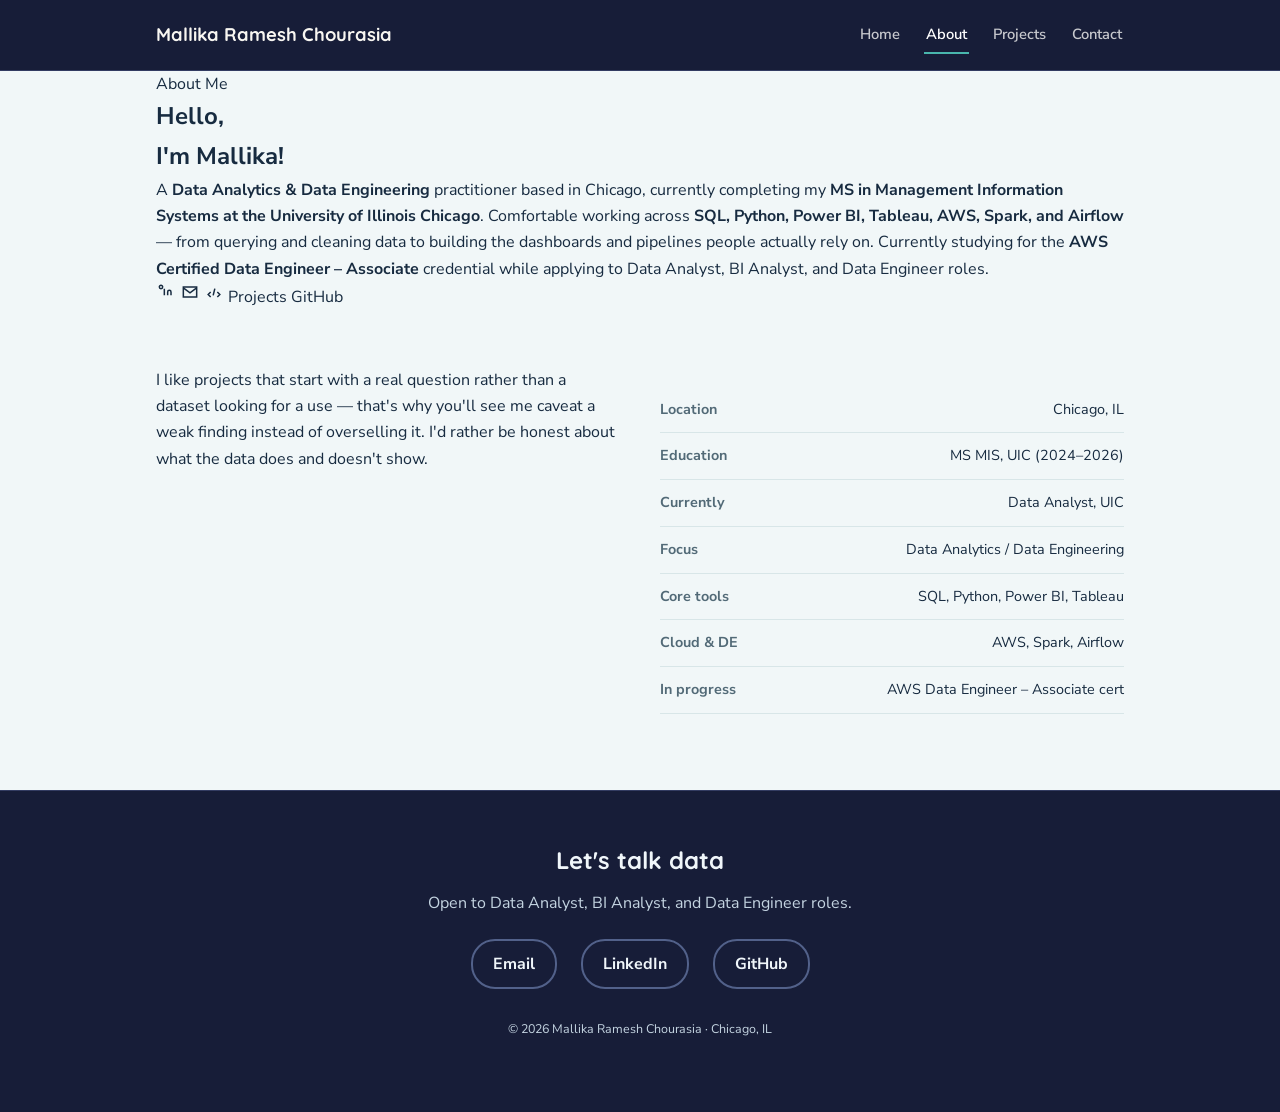
<file: about.html>
<!DOCTYPE html>
<html lang="en">
<head>
<meta charset="UTF-8">
<meta name="viewport" content="width=device-width, initial-scale=1">
<title>About — Mallika Ramesh Chourasia</title>
<link rel="stylesheet" href="assets/style.css">
</head>
<body>

<nav>
  <div class="wrap">
    <div class="brand">Mallika Ramesh Chourasia</div>
    <div class="navlinks">
      <a href="index.html">Home</a>
      <a href="about.html" class="active">About</a>
      <a href="projects.html">Projects</a>
      <a href="index.html#contact">Contact</a>
    </div>
  </div>
</nav>

<section class="dusk-section">
  <div class="wrap">
    <span class="dusk-badge"><span class="hl">About</span>&nbsp;Me</span>
    <div class="dusk-grid">
      <h1 class="dusk-hello">Hello,<br>I'm <span class="accent">Mallika!</span></h1>
      <div>
        <p class="dusk-bio">
          A <strong>Data Analytics &amp; Data Engineering</strong> practitioner based in Chicago, currently completing my <strong class="alt">MS in Management Information Systems at the University of Illinois Chicago</strong>. Comfortable working across <strong class="alt2">SQL, Python, Power BI, Tableau, AWS, Spark, and Airflow</strong> — from querying and cleaning data to building the dashboards and pipelines people actually rely on. Currently studying for the <strong>AWS Certified Data Engineer – Associate</strong> credential while applying to Data Analyst, BI Analyst, and Data Engineer roles.
        </p>
        <div class="dusk-contact-row">
          <a class="dusk-icon" href="https://www.linkedin.com/in/mallikachourasia/" target="_blank" rel="noopener" aria-label="LinkedIn" title="LinkedIn">
            <svg width="20" height="20" viewBox="0 0 24 24" fill="none" stroke="currentColor" stroke-width="1.8"><path d="M10 8v8M10 8v.01M14 16v-4a2 2 0 0 1 4 0v4M6 4a2 2 0 1 0 0 4 2 2 0 0 0 0-4z"/></svg>
          </a>
          <a class="dusk-icon" href="mailto:chourasiamallika5@gmail.com" aria-label="Email" title="Email">
            <svg width="20" height="20" viewBox="0 0 24 24" fill="none" stroke="currentColor" stroke-width="1.8"><path d="M4 6h16v12H4z"/><path d="M4 7l8 6 8-6"/></svg>
          </a>
          <a class="dusk-icon" href="https://github.com/Mallika56" target="_blank" rel="noopener" aria-label="GitHub" title="GitHub">
            <svg width="20" height="20" viewBox="0 0 24 24" fill="none" stroke="currentColor" stroke-width="1.8"><path d="M8 18l-3-3 3-3M16 12l3 3-3 3M13 8l-2 8"/></svg>
          </a>
          <a class="dusk-btn" href="projects.html">Projects</a>
          <a class="dusk-btn solid" href="https://github.com/Mallika56" target="_blank" rel="noopener">GitHub</a>
        </div>
      </div>
    </div>
  </div>
</section>

<section class="section">
  <div class="wrap">
    <div class="about-grid">
      <div>
        <p>I like projects that start with a real question rather than a dataset looking for a use — that's why you'll see me caveat a weak finding instead of overselling it. I'd rather be honest about what the data does and doesn't show.</p>
      </div>
      <ul class="fact-list">
        <li><span>Location</span><span>Chicago, IL</span></li>
        <li><span>Education</span><span>MS MIS, UIC (2024–2026)</span></li>
        <li><span>Currently</span><span>Data Analyst, UIC</span></li>
        <li><span>Focus</span><span>Data Analytics / Data Engineering</span></li>
        <li><span>Core tools</span><span>SQL, Python, Power BI, Tableau</span></li>
        <li><span>Cloud &amp; DE</span><span>AWS, Spark, Airflow</span></li>
        <li><span>In progress</span><span>AWS Data Engineer – Associate cert</span></li>
      </ul>
    </div>
  </div>
</section>

<footer id="contact">
  <div class="wrap">
    <h2>Let's talk data</h2>
    <p>Open to Data Analyst, BI Analyst, and Data Engineer roles.</p>
    <div class="footer-links">
      <a href="mailto:chourasiamallika5@gmail.com">Email</a>
      <a href="https://www.linkedin.com/in/mallikachourasia/" target="_blank" rel="noopener">LinkedIn</a>
      <a href="https://github.com/Mallika56" target="_blank" rel="noopener">GitHub</a>
    </div>
    <p class="copyright">© 2026 Mallika Ramesh Chourasia · Chicago, IL</p>
  </div>
</footer>

</body>
</html>
</file>
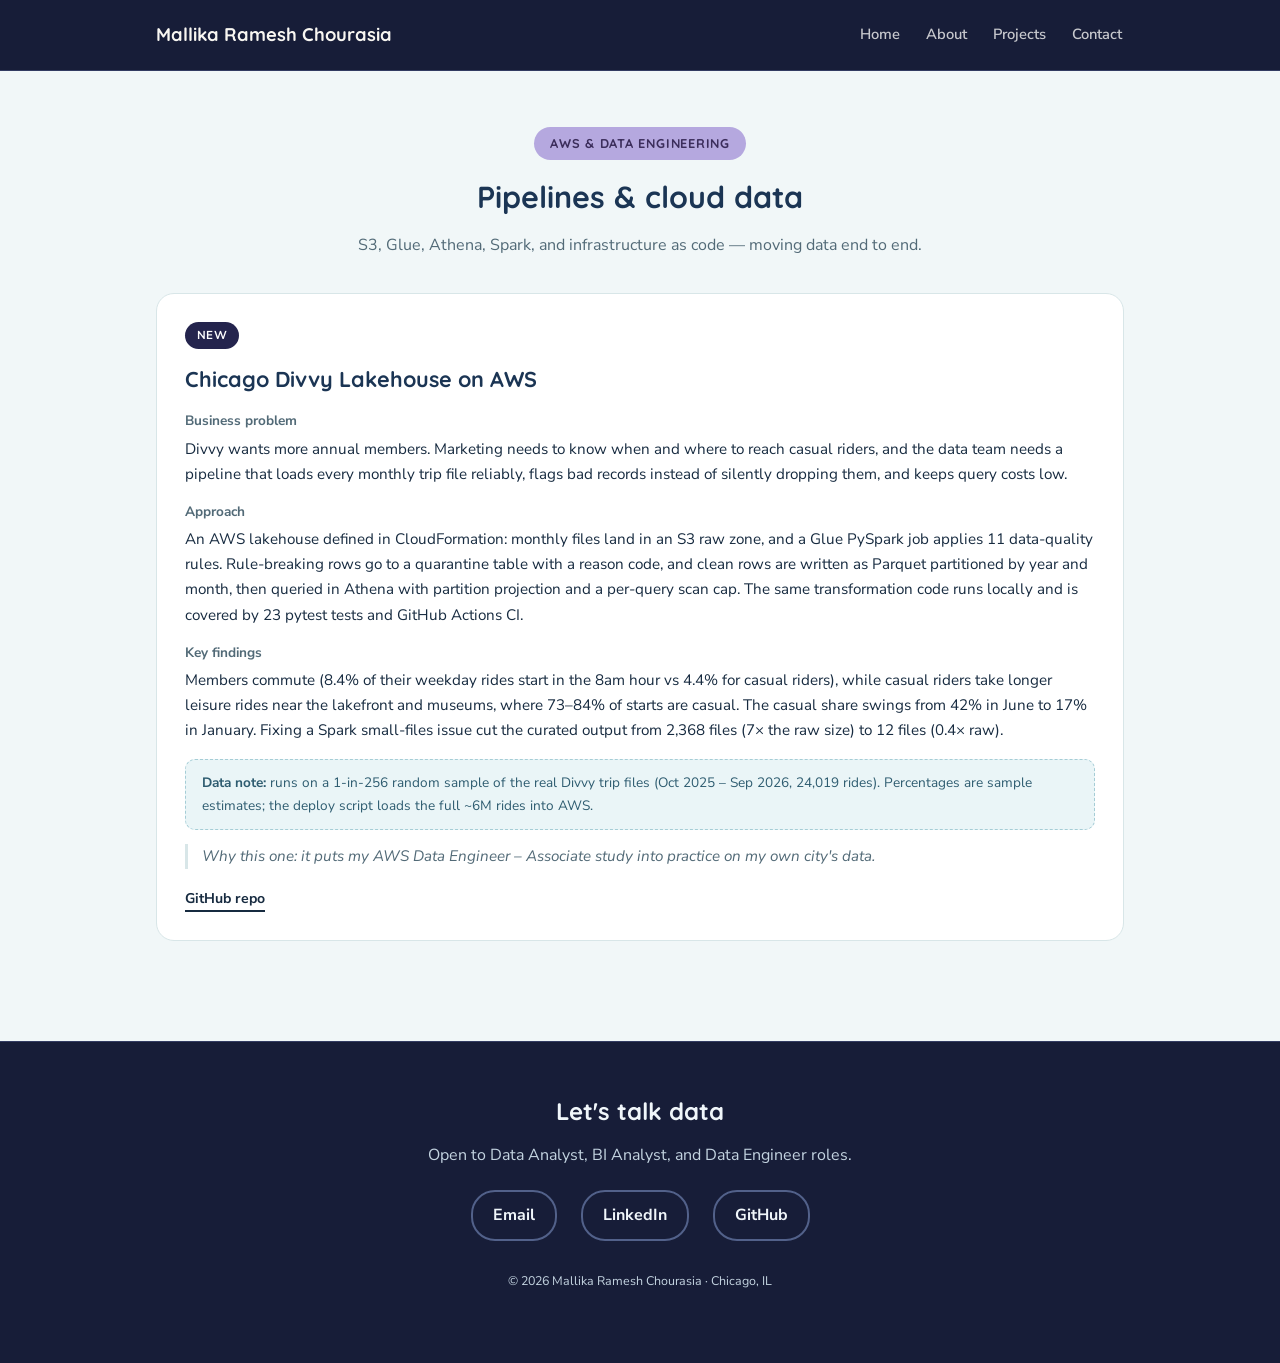
<file: aws.html>
<!DOCTYPE html>
<html lang="en">
<head>
<meta charset="UTF-8">
<meta name="viewport" content="width=device-width, initial-scale=1">
<title>AWS &amp; Data Engineering Projects — Mallika Ramesh Chourasia</title>
<link rel="stylesheet" href="assets/style.css">
</head>
<body>

<nav>
  <div class="wrap">
    <div class="brand">Mallika Ramesh Chourasia</div>
    <div class="navlinks">
      <a href="index.html">Home</a>
      <a href="about.html">About</a>
      <a href="projects.html">Projects</a>
      <a href="index.html#contact">Contact</a>
    </div>
  </div>
</nav>

<section class="section">
  <div class="wrap">
    <div class="section-head">
      <span class="cat-label awsde">AWS &amp; Data Engineering</span>
      <h2>Pipelines &amp; cloud data</h2>
      <p>S3, Glue, Athena, Spark, and infrastructure as code — moving data end to end.</p>
    </div>

    <div class="project-card">
      <div class="badge-row"><span class="badge flagship">New</span></div>
      <h3>Chicago Divvy Lakehouse on AWS</h3>
      <div class="block-label">Business problem</div>
      <p>Divvy wants more annual members. Marketing needs to know when and where to reach casual riders, and the data team needs a pipeline that loads every monthly trip file reliably, flags bad records instead of silently dropping them, and keeps query costs low.</p>
      <div class="block-label">Approach</div>
      <p>An AWS lakehouse defined in CloudFormation: monthly files land in an S3 raw zone, and a Glue PySpark job applies 11 data-quality rules. Rule-breaking rows go to a quarantine table with a reason code, and clean rows are written as Parquet partitioned by year and month, then queried in Athena with partition projection and a per-query scan cap. The same transformation code runs locally and is covered by 23 pytest tests and GitHub Actions CI.</p>
      <div class="block-label">Key findings</div>
      <p>Members commute (8.4% of their weekday rides start in the 8am hour vs 4.4% for casual riders), while casual riders take longer leisure rides near the lakefront and museums, where 73–84% of starts are casual. The casual share swings from 42% in June to 17% in January. Fixing a Spark small-files issue cut the curated output from 2,368 files (7× the raw size) to 12 files (0.4× raw).</p>
      <div class="data-note"><strong>Data note:</strong> runs on a 1-in-256 random sample of the real Divvy trip files (Oct 2025 – Sep 2026, 24,019 rides). Percentages are sample estimates; the deploy script loads the full ~6M rides into AWS.</div>
      <p class="why">Why this one: it puts my AWS Data Engineer – Associate study into practice on my own city's data.</p>
      <div class="project-links">
        <a href="https://github.com/Mallika56/chicago-divvy-lakehouse-aws" target="_blank" rel="noopener">GitHub repo</a>
      </div>
    </div>

  </div>
</section>

<footer id="contact">
  <div class="wrap">
    <h2>Let's talk data</h2>
    <p>Open to Data Analyst, BI Analyst, and Data Engineer roles.</p>
    <div class="footer-links">
      <a href="mailto:chourasiamallika5@gmail.com">Email</a>
      <a href="https://www.linkedin.com/in/mallikachourasia/" target="_blank" rel="noopener">LinkedIn</a>
      <a href="https://github.com/Mallika56" target="_blank" rel="noopener">GitHub</a>
    </div>
    <p class="copyright">© 2026 Mallika Ramesh Chourasia · Chicago, IL</p>
  </div>
</footer>

</body>
</html>
</file>
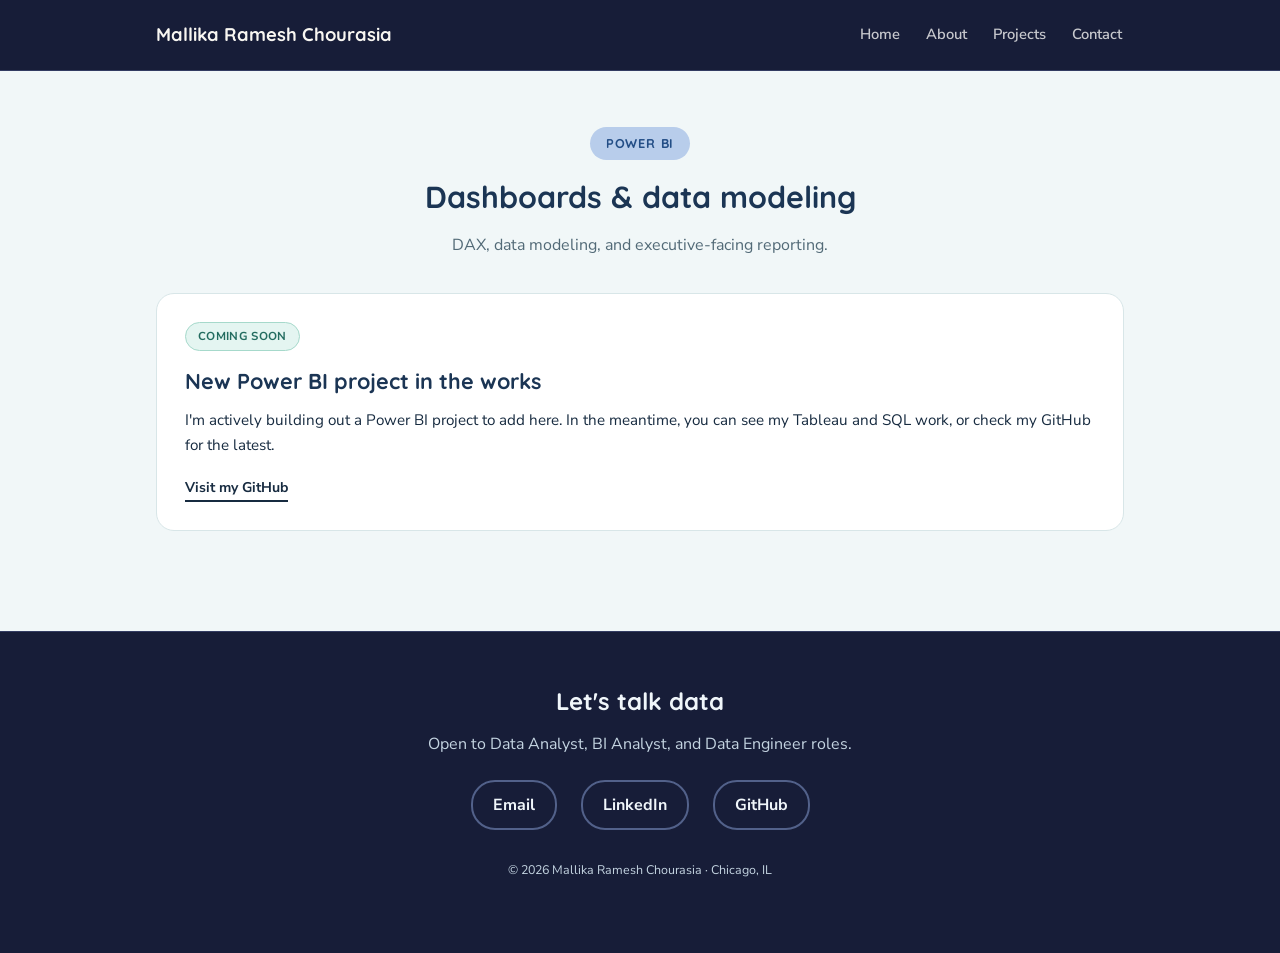
<file: powerbi.html>
<!DOCTYPE html>
<html lang="en">
<head>
<meta charset="UTF-8">
<meta name="viewport" content="width=device-width, initial-scale=1">
<title>Power BI Projects — Mallika Ramesh Chourasia</title>
<link rel="stylesheet" href="assets/style.css">
</head>
<body>

<nav>
  <div class="wrap">
    <div class="brand">Mallika Ramesh Chourasia</div>
    <div class="navlinks">
      <a href="index.html">Home</a>
      <a href="about.html">About</a>
      <a href="projects.html">Projects</a>
      <a href="index.html#contact">Contact</a>
    </div>
  </div>
</nav>

<section class="section">
  <div class="wrap">
    <div class="section-head">
      <span class="cat-label powerbi">Power BI</span>
      <h2>Dashboards &amp; data modeling</h2>
      <p>DAX, data modeling, and executive-facing reporting.</p>
    </div>

    <div class="project-card">
      <div class="badge-row"><span class="badge wip">Coming soon</span></div>
      <h3>New Power BI project in the works</h3>
      <p>I'm actively building out a Power BI project to add here. In the meantime, you can see my Tableau and SQL work, or check my GitHub for the latest.</p>
      <div class="project-links">
        <a href="https://github.com/Mallika56" target="_blank" rel="noopener">Visit my GitHub</a>
      </div>
    </div>

  </div>
</section>

<footer id="contact">
  <div class="wrap">
    <h2>Let's talk data</h2>
    <p>Open to Data Analyst, BI Analyst, and Data Engineer roles.</p>
    <div class="footer-links">
      <a href="mailto:chourasiamallika5@gmail.com">Email</a>
      <a href="https://www.linkedin.com/in/mallikachourasia/" target="_blank" rel="noopener">LinkedIn</a>
      <a href="https://github.com/Mallika56" target="_blank" rel="noopener">GitHub</a>
    </div>
    <p class="copyright">© 2026 Mallika Ramesh Chourasia · Chicago, IL</p>
  </div>
</footer>

</body>
</html>
</file>
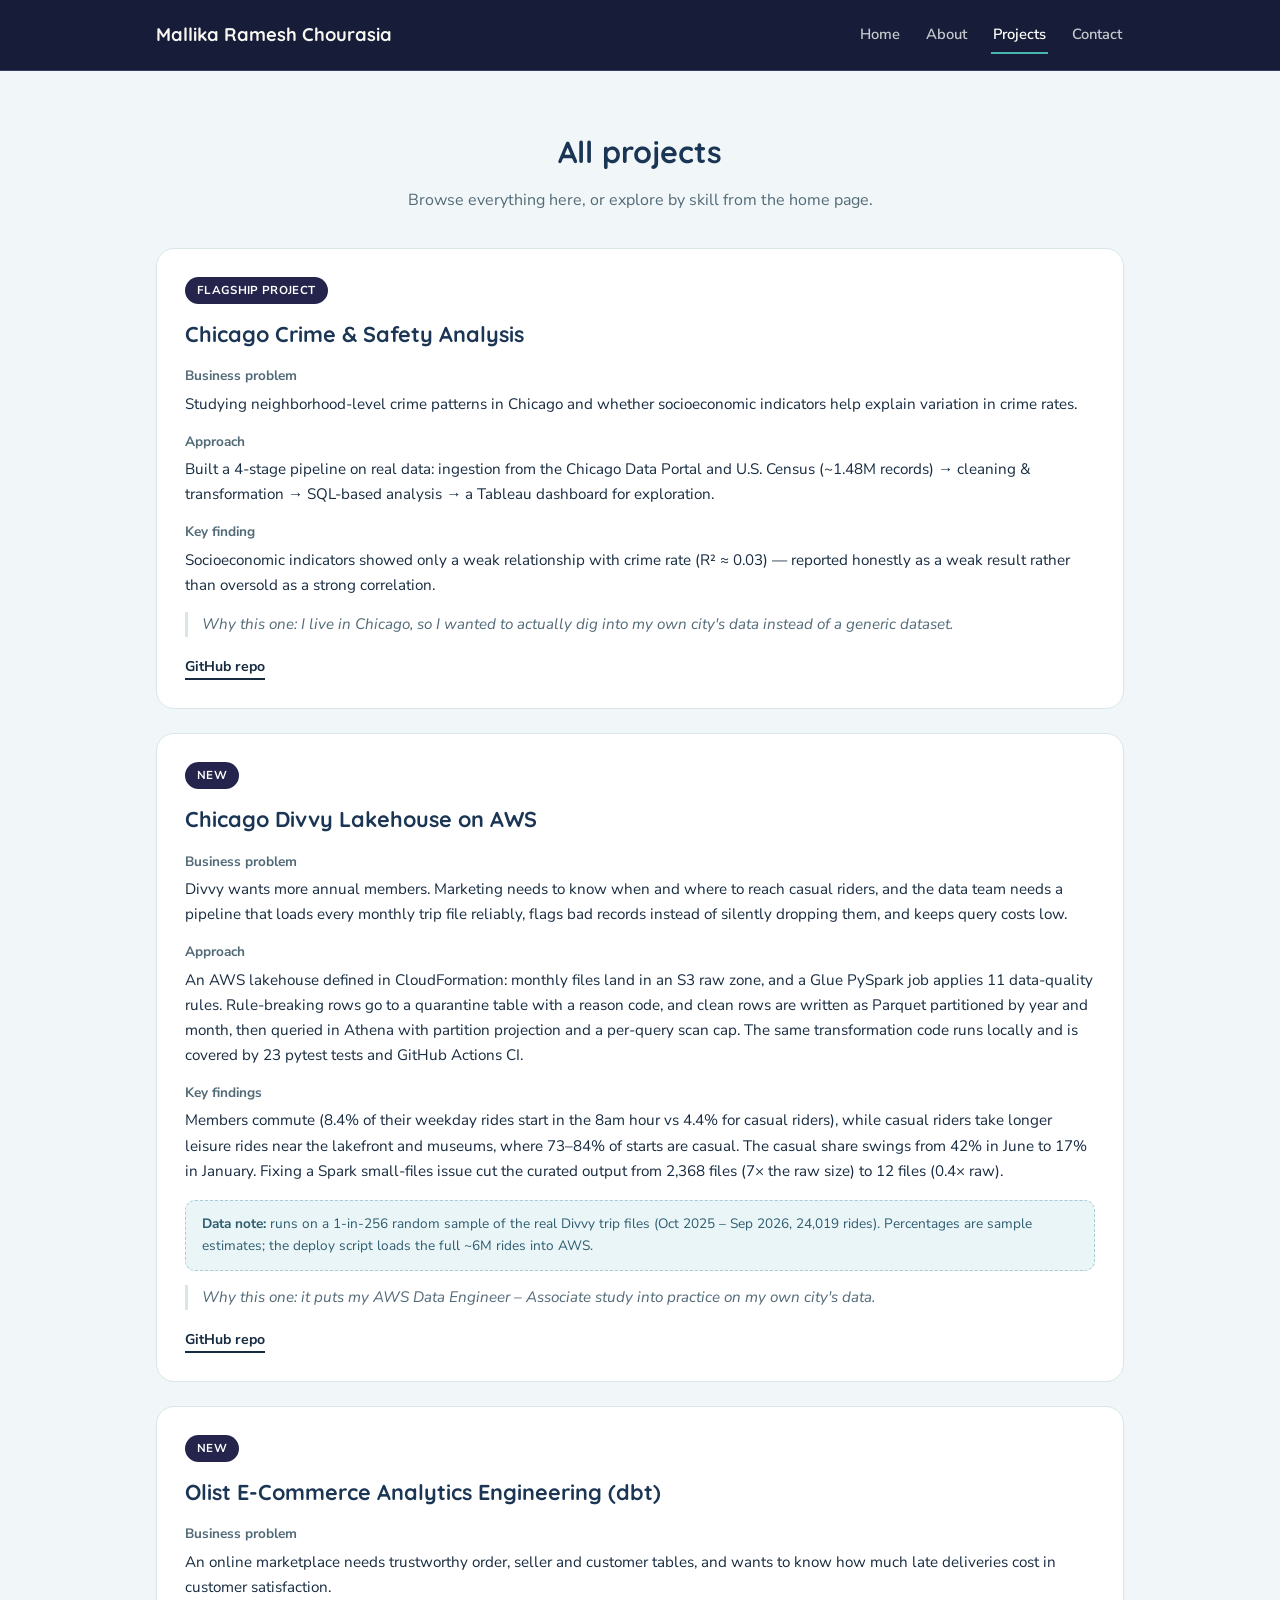
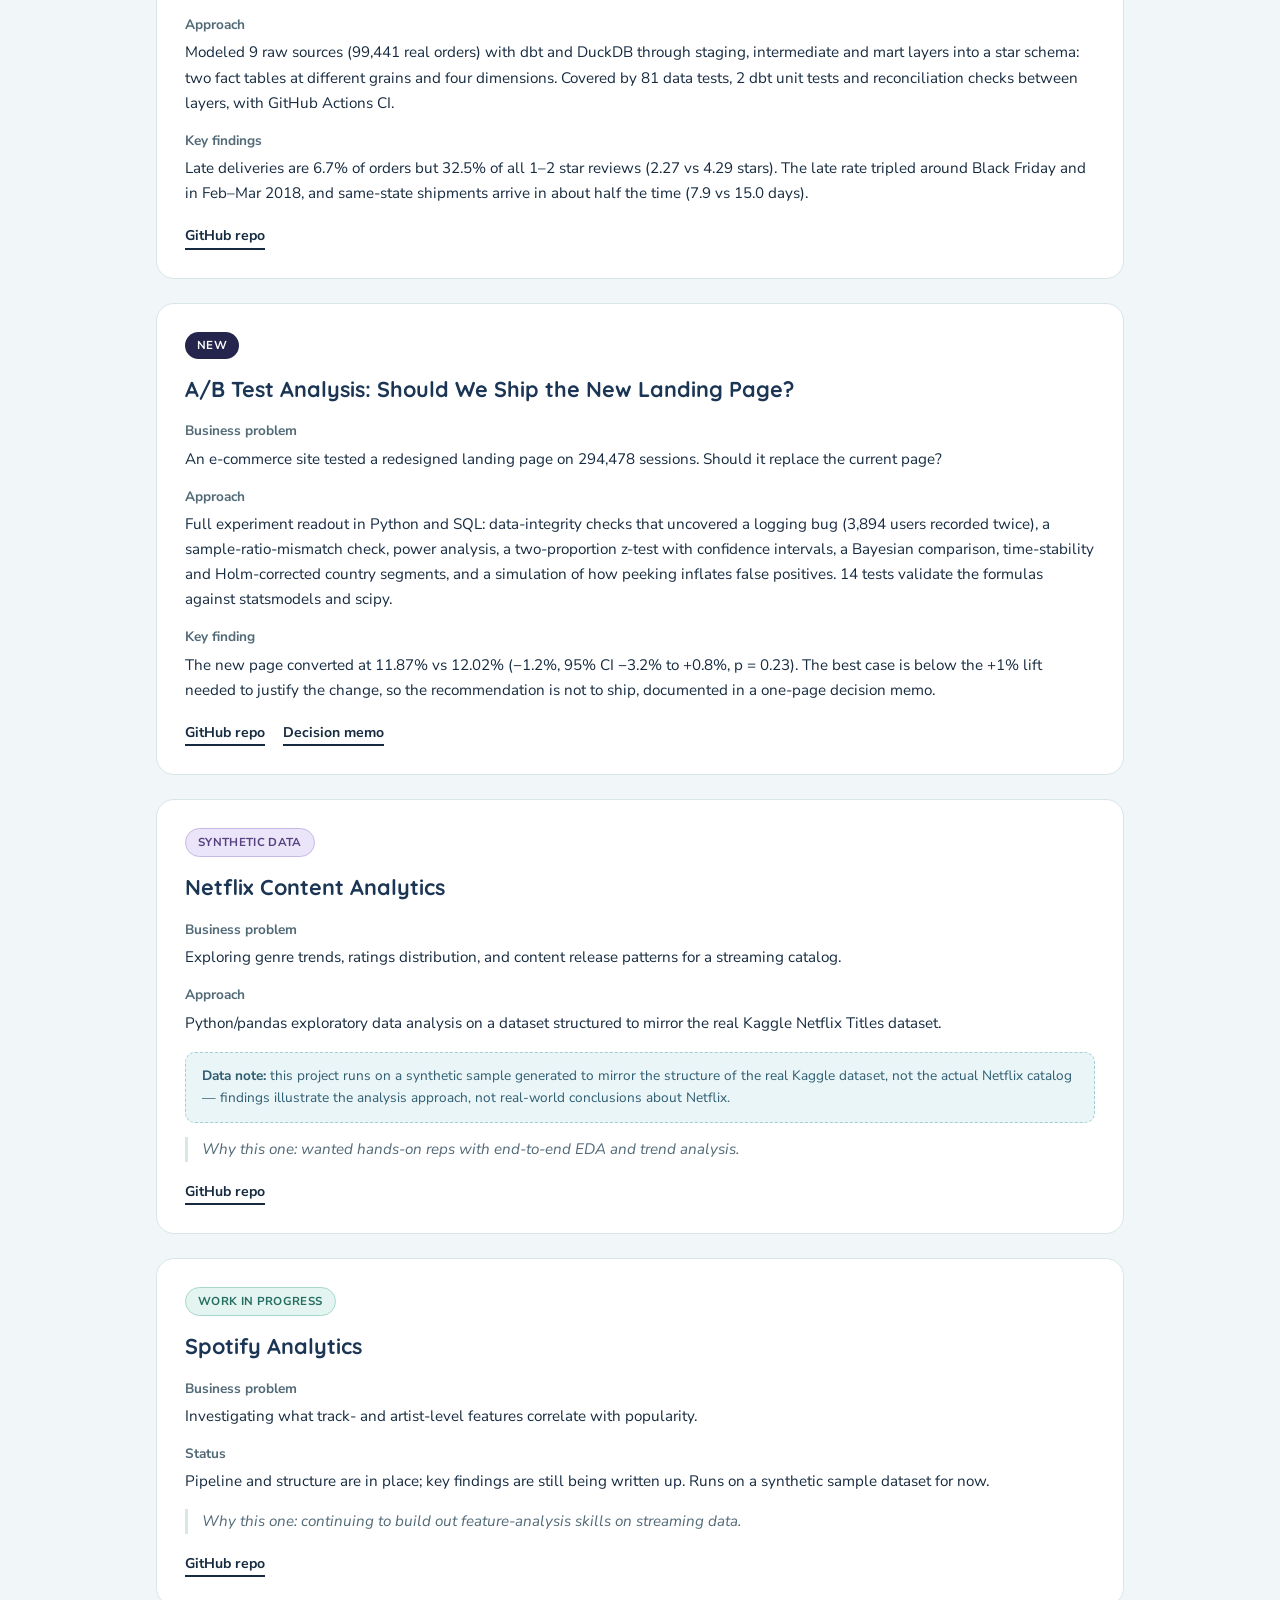
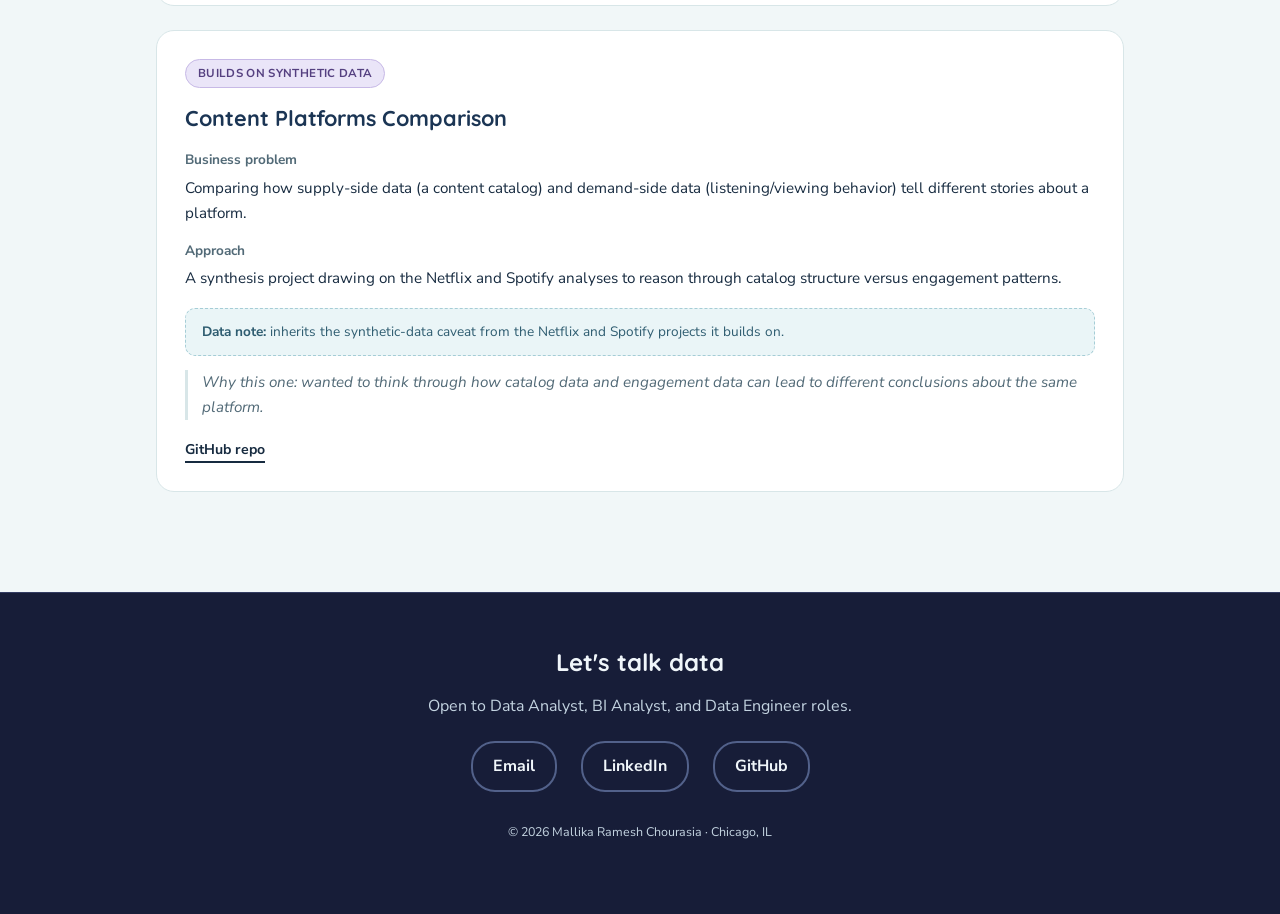
<file: projects.html>
<!DOCTYPE html>
<html lang="en">
<head>
<meta charset="UTF-8">
<meta name="viewport" content="width=device-width, initial-scale=1">
<title>Projects — Mallika Ramesh Chourasia</title>
<link rel="stylesheet" href="assets/style.css">
</head>
<body>

<nav>
  <div class="wrap">
    <div class="brand">Mallika Ramesh Chourasia</div>
    <div class="navlinks">
      <a href="index.html">Home</a>
      <a href="about.html">About</a>
      <a href="projects.html" class="active">Projects</a>
      <a href="index.html#contact">Contact</a>
    </div>
  </div>
</nav>

<section class="section">
  <div class="wrap">
    <div class="section-head">
      <h2>All projects</h2>
      <p>Browse everything here, or explore by skill from the home page.</p>
    </div>

    <div class="project-card">
      <div class="badge-row"><span class="badge flagship">Flagship project</span></div>
      <h3>Chicago Crime &amp; Safety Analysis</h3>
      <div class="block-label">Business problem</div>
      <p>Studying neighborhood-level crime patterns in Chicago and whether socioeconomic indicators help explain variation in crime rates.</p>
      <div class="block-label">Approach</div>
      <p>Built a 4-stage pipeline on real data: ingestion from the Chicago Data Portal and U.S. Census (~1.48M records) → cleaning &amp; transformation → SQL-based analysis → a Tableau dashboard for exploration.</p>
      <div class="block-label">Key finding</div>
      <p>Socioeconomic indicators showed only a weak relationship with crime rate (R² ≈ 0.03) — reported honestly as a weak result rather than oversold as a strong correlation.</p>
      <p class="why">Why this one: I live in Chicago, so I wanted to actually dig into my own city's data instead of a generic dataset.</p>
      <div class="project-links">
        <a href="https://github.com/Mallika56/chicago-crime-analysis" target="_blank" rel="noopener">GitHub repo</a>
      </div>
    </div>

    <div class="project-card">
      <div class="badge-row"><span class="badge flagship">New</span></div>
      <h3>Chicago Divvy Lakehouse on AWS</h3>
      <div class="block-label">Business problem</div>
      <p>Divvy wants more annual members. Marketing needs to know when and where to reach casual riders, and the data team needs a pipeline that loads every monthly trip file reliably, flags bad records instead of silently dropping them, and keeps query costs low.</p>
      <div class="block-label">Approach</div>
      <p>An AWS lakehouse defined in CloudFormation: monthly files land in an S3 raw zone, and a Glue PySpark job applies 11 data-quality rules. Rule-breaking rows go to a quarantine table with a reason code, and clean rows are written as Parquet partitioned by year and month, then queried in Athena with partition projection and a per-query scan cap. The same transformation code runs locally and is covered by 23 pytest tests and GitHub Actions CI.</p>
      <div class="block-label">Key findings</div>
      <p>Members commute (8.4% of their weekday rides start in the 8am hour vs 4.4% for casual riders), while casual riders take longer leisure rides near the lakefront and museums, where 73–84% of starts are casual. The casual share swings from 42% in June to 17% in January. Fixing a Spark small-files issue cut the curated output from 2,368 files (7× the raw size) to 12 files (0.4× raw).</p>
      <div class="data-note"><strong>Data note:</strong> runs on a 1-in-256 random sample of the real Divvy trip files (Oct 2025 – Sep 2026, 24,019 rides). Percentages are sample estimates; the deploy script loads the full ~6M rides into AWS.</div>
      <p class="why">Why this one: it puts my AWS Data Engineer – Associate study into practice on my own city's data.</p>
      <div class="project-links">
        <a href="https://github.com/Mallika56/chicago-divvy-lakehouse-aws" target="_blank" rel="noopener">GitHub repo</a>
      </div>
    </div>

    <div class="project-card">
      <div class="badge-row"><span class="badge flagship">New</span></div>
      <h3>Olist E-Commerce Analytics Engineering (dbt)</h3>
      <div class="block-label">Business problem</div>
      <p>An online marketplace needs trustworthy order, seller and customer tables, and wants to know how much late deliveries cost in customer satisfaction.</p>
      <div class="block-label">Approach</div>
      <p>Modeled 9 raw sources (99,441 real orders) with dbt and DuckDB through staging, intermediate and mart layers into a star schema: two fact tables at different grains and four dimensions. Covered by 81 data tests, 2 dbt unit tests and reconciliation checks between layers, with GitHub Actions CI.</p>
      <div class="block-label">Key findings</div>
      <p>Late deliveries are 6.7% of orders but 32.5% of all 1–2 star reviews (2.27 vs 4.29 stars). The late rate tripled around Black Friday and in Feb–Mar 2018, and same-state shipments arrive in about half the time (7.9 vs 15.0 days).</p>
      <div class="project-links">
        <a href="https://github.com/Mallika56/olist-ecommerce-dbt" target="_blank" rel="noopener">GitHub repo</a>
      </div>
    </div>

    <div class="project-card">
      <div class="badge-row"><span class="badge flagship">New</span></div>
      <h3>A/B Test Analysis: Should We Ship the New Landing Page?</h3>
      <div class="block-label">Business problem</div>
      <p>An e-commerce site tested a redesigned landing page on 294,478 sessions. Should it replace the current page?</p>
      <div class="block-label">Approach</div>
      <p>Full experiment readout in Python and SQL: data-integrity checks that uncovered a logging bug (3,894 users recorded twice), a sample-ratio-mismatch check, power analysis, a two-proportion z-test with confidence intervals, a Bayesian comparison, time-stability and Holm-corrected country segments, and a simulation of how peeking inflates false positives. 14 tests validate the formulas against statsmodels and scipy.</p>
      <div class="block-label">Key finding</div>
      <p>The new page converted at 11.87% vs 12.02% (−1.2%, 95% CI −3.2% to +0.8%, p = 0.23). The best case is below the +1% lift needed to justify the change, so the recommendation is not to ship, documented in a one-page decision memo.</p>
      <div class="project-links">
        <a href="https://github.com/Mallika56/ab-test-checkout-analysis" target="_blank" rel="noopener">GitHub repo</a>
        <a href="https://github.com/Mallika56/ab-test-checkout-analysis/blob/main/docs/decision_memo.md" target="_blank" rel="noopener">Decision memo</a>
      </div>
    </div>

    <div class="project-card">
      <div class="badge-row"><span class="badge note">Synthetic data</span></div>
      <h3>Netflix Content Analytics</h3>
      <div class="block-label">Business problem</div>
      <p>Exploring genre trends, ratings distribution, and content release patterns for a streaming catalog.</p>
      <div class="block-label">Approach</div>
      <p>Python/pandas exploratory data analysis on a dataset structured to mirror the real Kaggle Netflix Titles dataset.</p>
      <div class="data-note"><strong>Data note:</strong> this project runs on a synthetic sample generated to mirror the structure of the real Kaggle dataset, not the actual Netflix catalog — findings illustrate the analysis approach, not real-world conclusions about Netflix.</div>
      <p class="why">Why this one: wanted hands-on reps with end-to-end EDA and trend analysis.</p>
      <div class="project-links">
        <a href="https://github.com/Mallika56/netflix-analytics" target="_blank" rel="noopener">GitHub repo</a>
      </div>
    </div>

    <div class="project-card">
      <div class="badge-row"><span class="badge wip">Work in progress</span></div>
      <h3>Spotify Analytics</h3>
      <div class="block-label">Business problem</div>
      <p>Investigating what track- and artist-level features correlate with popularity.</p>
      <div class="block-label">Status</div>
      <p>Pipeline and structure are in place; key findings are still being written up. Runs on a synthetic sample dataset for now.</p>
      <p class="why">Why this one: continuing to build out feature-analysis skills on streaming data.</p>
      <div class="project-links">
        <a href="https://github.com/Mallika56/spotify-analytics" target="_blank" rel="noopener">GitHub repo</a>
      </div>
    </div>

    <div class="project-card">
      <div class="badge-row"><span class="badge note">Builds on synthetic data</span></div>
      <h3>Content Platforms Comparison</h3>
      <div class="block-label">Business problem</div>
      <p>Comparing how supply-side data (a content catalog) and demand-side data (listening/viewing behavior) tell different stories about a platform.</p>
      <div class="block-label">Approach</div>
      <p>A synthesis project drawing on the Netflix and Spotify analyses to reason through catalog structure versus engagement patterns.</p>
      <div class="data-note"><strong>Data note:</strong> inherits the synthetic-data caveat from the Netflix and Spotify projects it builds on.</div>
      <p class="why">Why this one: wanted to think through how catalog data and engagement data can lead to different conclusions about the same platform.</p>
      <div class="project-links">
        <a href="https://github.com/Mallika56/content-platforms-comparison" target="_blank" rel="noopener">GitHub repo</a>
      </div>
    </div>

  </div>
</section>

<footer id="contact">
  <div class="wrap">
    <h2>Let's talk data</h2>
    <p>Open to Data Analyst, BI Analyst, and Data Engineer roles.</p>
    <div class="footer-links">
      <a href="mailto:chourasiamallika5@gmail.com">Email</a>
      <a href="https://www.linkedin.com/in/mallikachourasia/" target="_blank" rel="noopener">LinkedIn</a>
      <a href="https://github.com/Mallika56" target="_blank" rel="noopener">GitHub</a>
    </div>
    <p class="copyright">© 2026 Mallika Ramesh Chourasia · Chicago, IL</p>
  </div>
</footer>

</body>
</html>
</file>
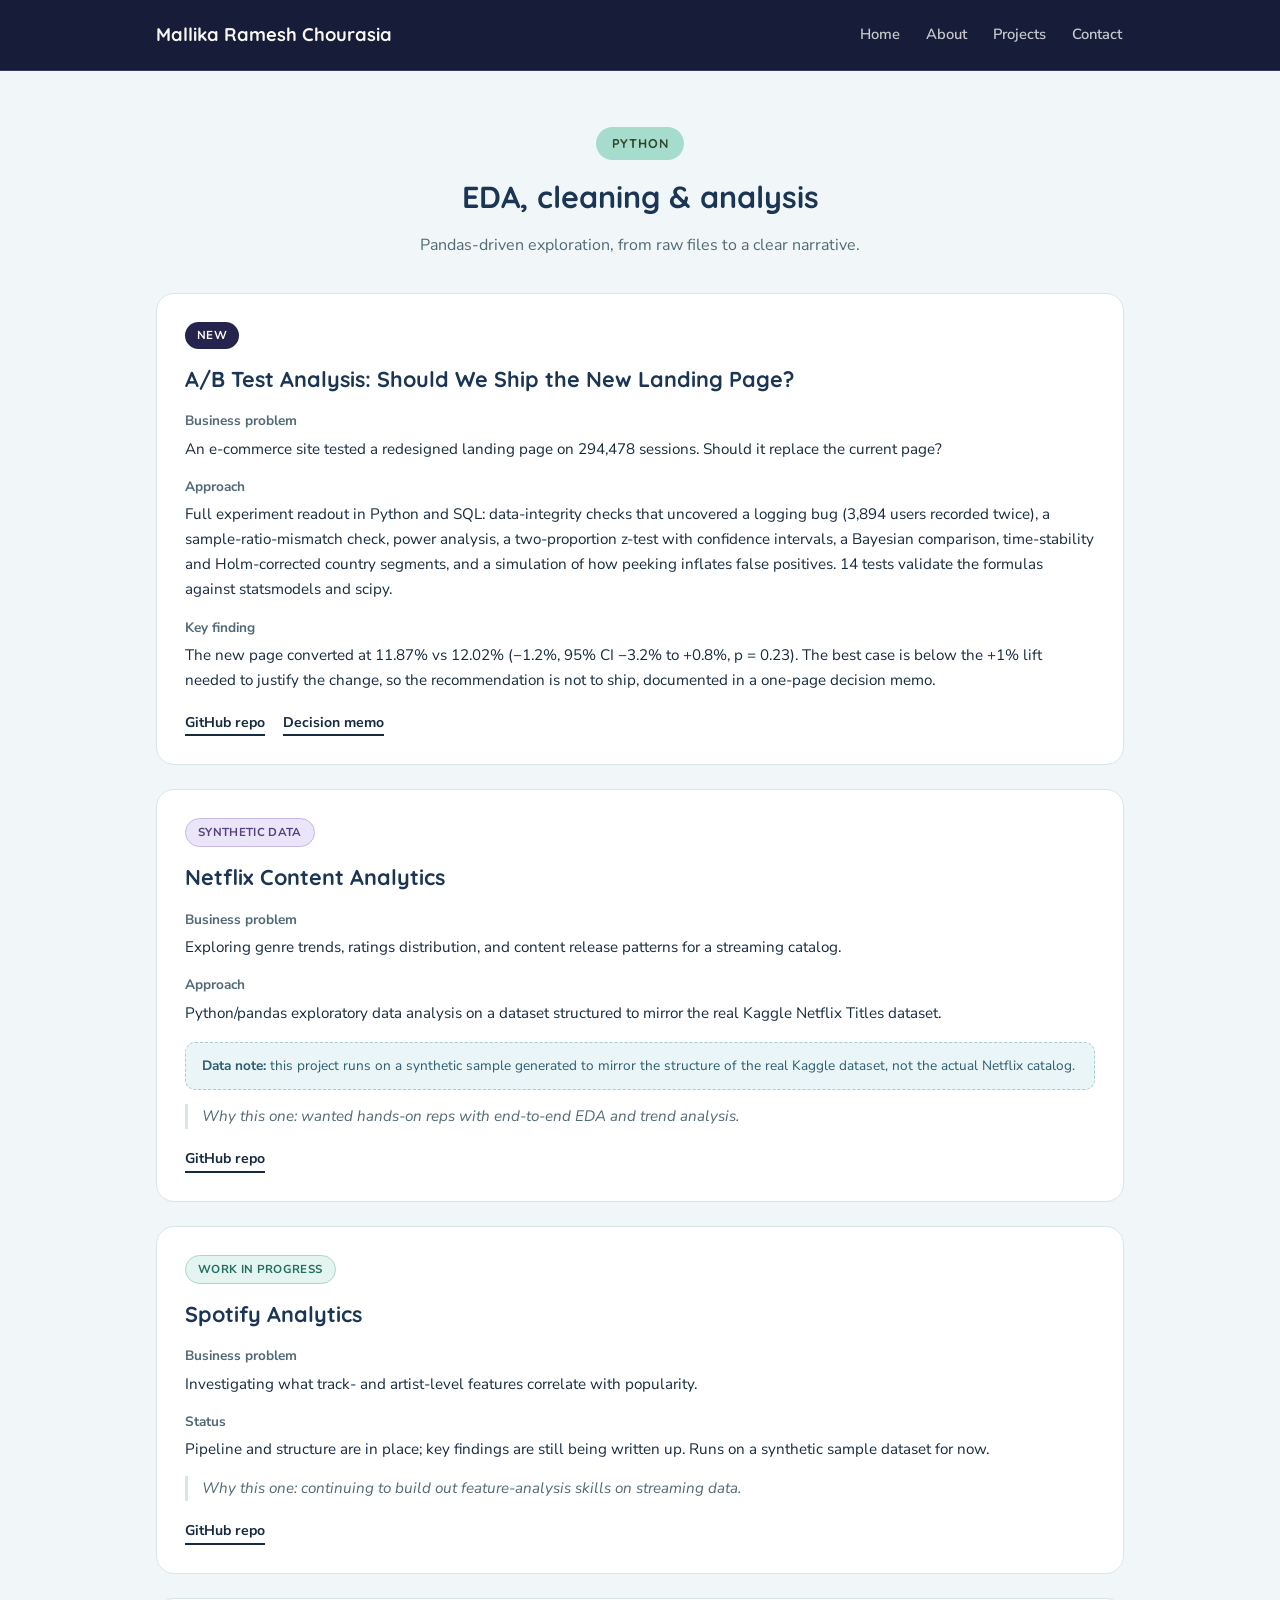
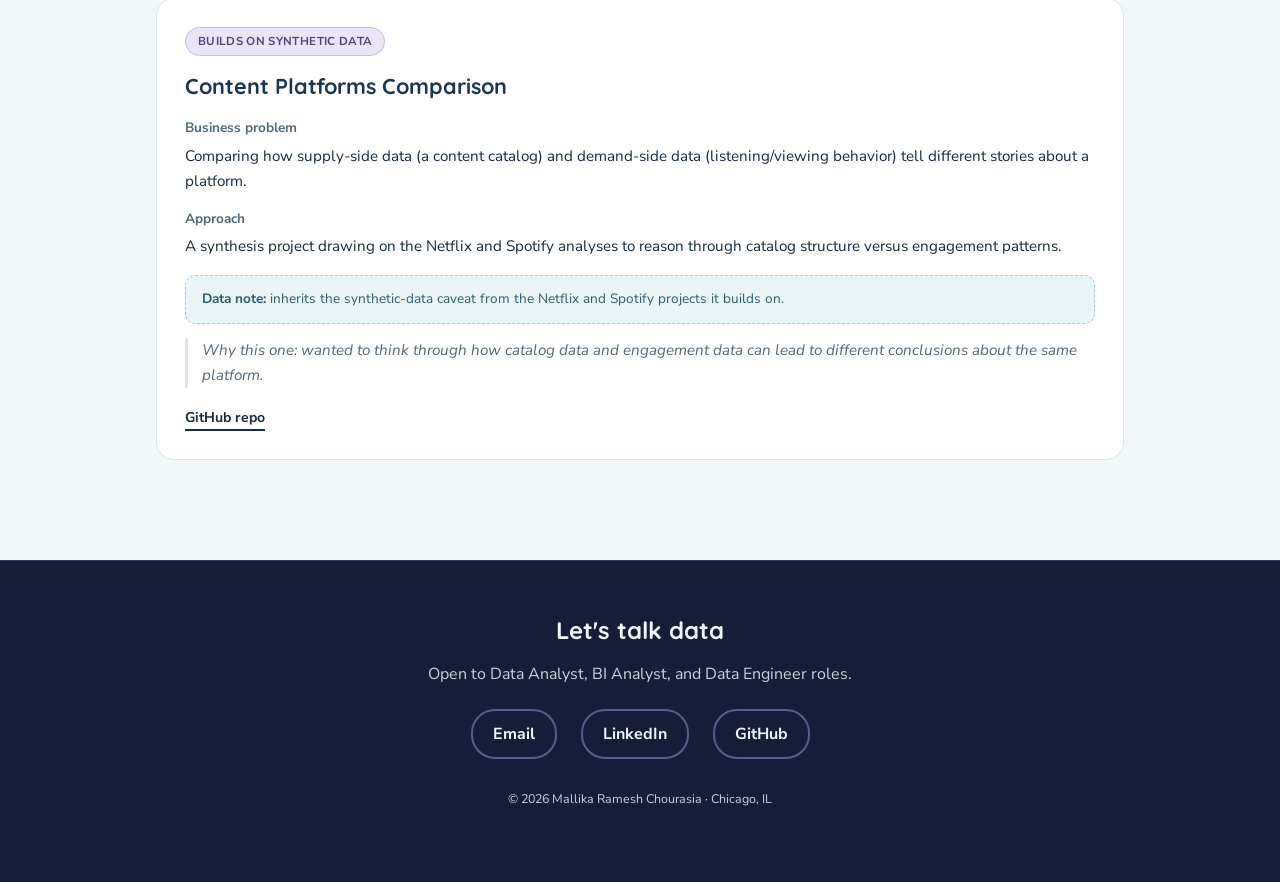
<file: python.html>
<!DOCTYPE html>
<html lang="en">
<head>
<meta charset="UTF-8">
<meta name="viewport" content="width=device-width, initial-scale=1">
<title>Python Projects — Mallika Ramesh Chourasia</title>
<link rel="stylesheet" href="assets/style.css">
</head>
<body>

<nav>
  <div class="wrap">
    <div class="brand">Mallika Ramesh Chourasia</div>
    <div class="navlinks">
      <a href="index.html">Home</a>
      <a href="about.html">About</a>
      <a href="projects.html">Projects</a>
      <a href="index.html#contact">Contact</a>
    </div>
  </div>
</nav>

<section class="section">
  <div class="wrap">
    <div class="section-head">
      <span class="cat-label python">Python</span>
      <h2>EDA, cleaning &amp; analysis</h2>
      <p>Pandas-driven exploration, from raw files to a clear narrative.</p>
    </div>

    <div class="project-card">
      <div class="badge-row"><span class="badge flagship">New</span></div>
      <h3>A/B Test Analysis: Should We Ship the New Landing Page?</h3>
      <div class="block-label">Business problem</div>
      <p>An e-commerce site tested a redesigned landing page on 294,478 sessions. Should it replace the current page?</p>
      <div class="block-label">Approach</div>
      <p>Full experiment readout in Python and SQL: data-integrity checks that uncovered a logging bug (3,894 users recorded twice), a sample-ratio-mismatch check, power analysis, a two-proportion z-test with confidence intervals, a Bayesian comparison, time-stability and Holm-corrected country segments, and a simulation of how peeking inflates false positives. 14 tests validate the formulas against statsmodels and scipy.</p>
      <div class="block-label">Key finding</div>
      <p>The new page converted at 11.87% vs 12.02% (−1.2%, 95% CI −3.2% to +0.8%, p = 0.23). The best case is below the +1% lift needed to justify the change, so the recommendation is not to ship, documented in a one-page decision memo.</p>
      <div class="project-links">
        <a href="https://github.com/Mallika56/ab-test-checkout-analysis" target="_blank" rel="noopener">GitHub repo</a>
        <a href="https://github.com/Mallika56/ab-test-checkout-analysis/blob/main/docs/decision_memo.md" target="_blank" rel="noopener">Decision memo</a>
      </div>
    </div>

    <div class="project-card">
      <div class="badge-row"><span class="badge note">Synthetic data</span></div>
      <h3>Netflix Content Analytics</h3>
      <div class="block-label">Business problem</div>
      <p>Exploring genre trends, ratings distribution, and content release patterns for a streaming catalog.</p>
      <div class="block-label">Approach</div>
      <p>Python/pandas exploratory data analysis on a dataset structured to mirror the real Kaggle Netflix Titles dataset.</p>
      <div class="data-note"><strong>Data note:</strong> this project runs on a synthetic sample generated to mirror the structure of the real Kaggle dataset, not the actual Netflix catalog.</div>
      <p class="why">Why this one: wanted hands-on reps with end-to-end EDA and trend analysis.</p>
      <div class="project-links">
        <a href="https://github.com/Mallika56/netflix-analytics" target="_blank" rel="noopener">GitHub repo</a>
      </div>
    </div>

    <div class="project-card">
      <div class="badge-row"><span class="badge wip">Work in progress</span></div>
      <h3>Spotify Analytics</h3>
      <div class="block-label">Business problem</div>
      <p>Investigating what track- and artist-level features correlate with popularity.</p>
      <div class="block-label">Status</div>
      <p>Pipeline and structure are in place; key findings are still being written up. Runs on a synthetic sample dataset for now.</p>
      <p class="why">Why this one: continuing to build out feature-analysis skills on streaming data.</p>
      <div class="project-links">
        <a href="https://github.com/Mallika56/spotify-analytics" target="_blank" rel="noopener">GitHub repo</a>
      </div>
    </div>

    <div class="project-card">
      <div class="badge-row"><span class="badge note">Builds on synthetic data</span></div>
      <h3>Content Platforms Comparison</h3>
      <div class="block-label">Business problem</div>
      <p>Comparing how supply-side data (a content catalog) and demand-side data (listening/viewing behavior) tell different stories about a platform.</p>
      <div class="block-label">Approach</div>
      <p>A synthesis project drawing on the Netflix and Spotify analyses to reason through catalog structure versus engagement patterns.</p>
      <div class="data-note"><strong>Data note:</strong> inherits the synthetic-data caveat from the Netflix and Spotify projects it builds on.</div>
      <p class="why">Why this one: wanted to think through how catalog data and engagement data can lead to different conclusions about the same platform.</p>
      <div class="project-links">
        <a href="https://github.com/Mallika56/content-platforms-comparison" target="_blank" rel="noopener">GitHub repo</a>
      </div>
    </div>

  </div>
</section>

<footer id="contact">
  <div class="wrap">
    <h2>Let's talk data</h2>
    <p>Open to Data Analyst, BI Analyst, and Data Engineer roles.</p>
    <div class="footer-links">
      <a href="mailto:chourasiamallika5@gmail.com">Email</a>
      <a href="https://www.linkedin.com/in/mallikachourasia/" target="_blank" rel="noopener">LinkedIn</a>
      <a href="https://github.com/Mallika56" target="_blank" rel="noopener">GitHub</a>
    </div>
    <p class="copyright">© 2026 Mallika Ramesh Chourasia · Chicago, IL</p>
  </div>
</footer>

</body>
</html>
</file>
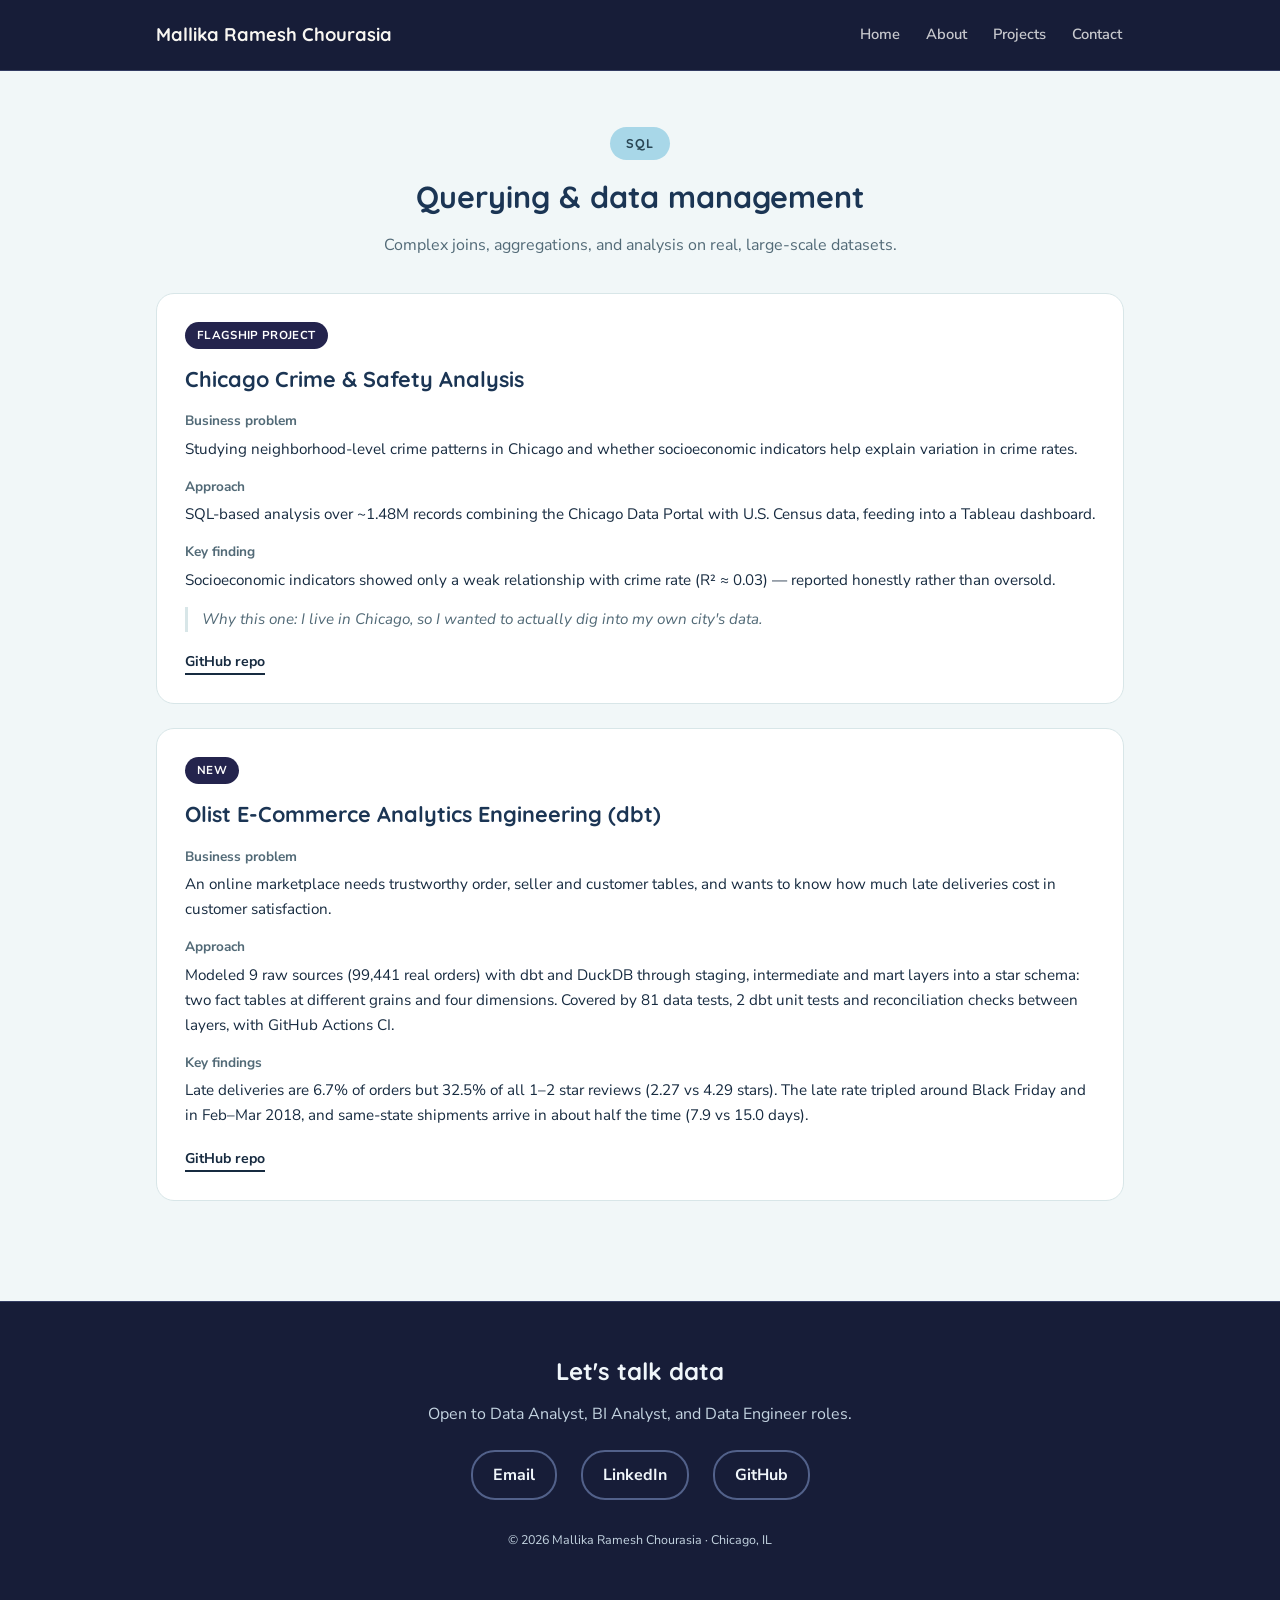
<file: sql.html>
<!DOCTYPE html>
<html lang="en">
<head>
<meta charset="UTF-8">
<meta name="viewport" content="width=device-width, initial-scale=1">
<title>SQL Projects — Mallika Ramesh Chourasia</title>
<link rel="stylesheet" href="assets/style.css">
</head>
<body>

<nav>
  <div class="wrap">
    <div class="brand">Mallika Ramesh Chourasia</div>
    <div class="navlinks">
      <a href="index.html">Home</a>
      <a href="about.html">About</a>
      <a href="projects.html">Projects</a>
      <a href="index.html#contact">Contact</a>
    </div>
  </div>
</nav>

<section class="section">
  <div class="wrap">
    <div class="section-head">
      <span class="cat-label sql">SQL</span>
      <h2>Querying &amp; data management</h2>
      <p>Complex joins, aggregations, and analysis on real, large-scale datasets.</p>
    </div>

    <div class="project-card">
      <div class="badge-row"><span class="badge flagship">Flagship project</span></div>
      <h3>Chicago Crime &amp; Safety Analysis</h3>
      <div class="block-label">Business problem</div>
      <p>Studying neighborhood-level crime patterns in Chicago and whether socioeconomic indicators help explain variation in crime rates.</p>
      <div class="block-label">Approach</div>
      <p>SQL-based analysis over ~1.48M records combining the Chicago Data Portal with U.S. Census data, feeding into a Tableau dashboard.</p>
      <div class="block-label">Key finding</div>
      <p>Socioeconomic indicators showed only a weak relationship with crime rate (R² ≈ 0.03) — reported honestly rather than oversold.</p>
      <p class="why">Why this one: I live in Chicago, so I wanted to actually dig into my own city's data.</p>
      <div class="project-links">
        <a href="https://github.com/Mallika56/chicago-crime-analysis" target="_blank" rel="noopener">GitHub repo</a>
      </div>
    </div>

    <div class="project-card">
      <div class="badge-row"><span class="badge flagship">New</span></div>
      <h3>Olist E-Commerce Analytics Engineering (dbt)</h3>
      <div class="block-label">Business problem</div>
      <p>An online marketplace needs trustworthy order, seller and customer tables, and wants to know how much late deliveries cost in customer satisfaction.</p>
      <div class="block-label">Approach</div>
      <p>Modeled 9 raw sources (99,441 real orders) with dbt and DuckDB through staging, intermediate and mart layers into a star schema: two fact tables at different grains and four dimensions. Covered by 81 data tests, 2 dbt unit tests and reconciliation checks between layers, with GitHub Actions CI.</p>
      <div class="block-label">Key findings</div>
      <p>Late deliveries are 6.7% of orders but 32.5% of all 1–2 star reviews (2.27 vs 4.29 stars). The late rate tripled around Black Friday and in Feb–Mar 2018, and same-state shipments arrive in about half the time (7.9 vs 15.0 days).</p>
      <div class="project-links">
        <a href="https://github.com/Mallika56/olist-ecommerce-dbt" target="_blank" rel="noopener">GitHub repo</a>
      </div>
    </div>

  </div>
</section>

<footer id="contact">
  <div class="wrap">
    <h2>Let's talk data</h2>
    <p>Open to Data Analyst, BI Analyst, and Data Engineer roles.</p>
    <div class="footer-links">
      <a href="mailto:chourasiamallika5@gmail.com">Email</a>
      <a href="https://www.linkedin.com/in/mallikachourasia/" target="_blank" rel="noopener">LinkedIn</a>
      <a href="https://github.com/Mallika56" target="_blank" rel="noopener">GitHub</a>
    </div>
    <p class="copyright">© 2026 Mallika Ramesh Chourasia · Chicago, IL</p>
  </div>
</footer>

</body>
</html>
</file>
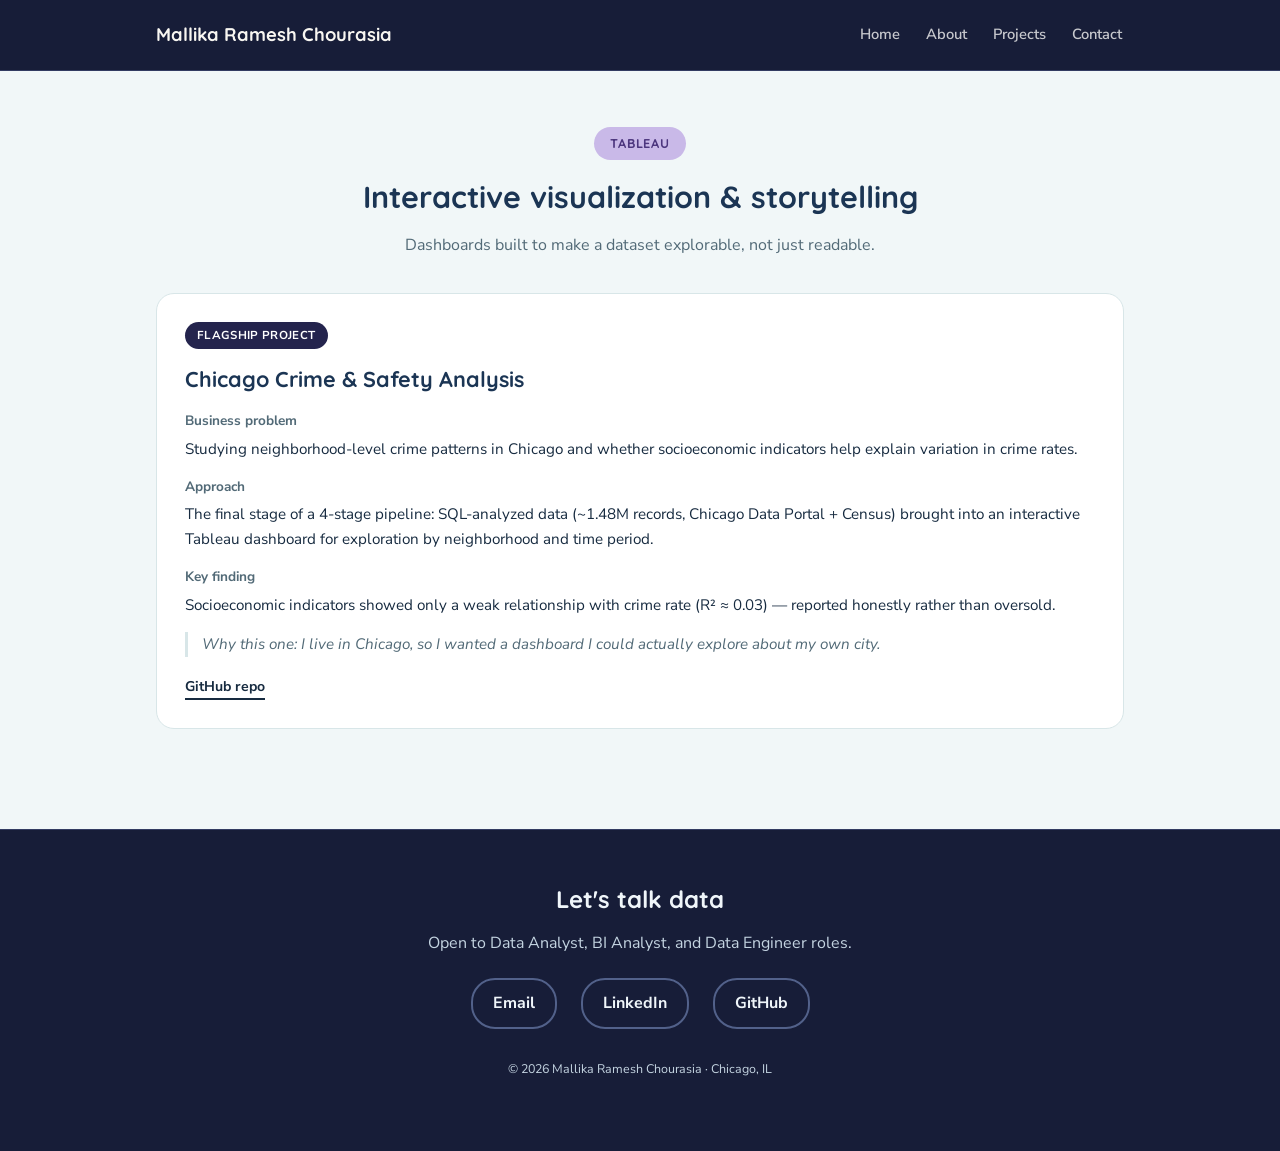
<file: tableau.html>
<!DOCTYPE html>
<html lang="en">
<head>
<meta charset="UTF-8">
<meta name="viewport" content="width=device-width, initial-scale=1">
<title>Tableau Projects — Mallika Ramesh Chourasia</title>
<link rel="stylesheet" href="assets/style.css">
</head>
<body>

<nav>
  <div class="wrap">
    <div class="brand">Mallika Ramesh Chourasia</div>
    <div class="navlinks">
      <a href="index.html">Home</a>
      <a href="about.html">About</a>
      <a href="projects.html">Projects</a>
      <a href="index.html#contact">Contact</a>
    </div>
  </div>
</nav>

<section class="section">
  <div class="wrap">
    <div class="section-head">
      <span class="cat-label tableau">Tableau</span>
      <h2>Interactive visualization &amp; storytelling</h2>
      <p>Dashboards built to make a dataset explorable, not just readable.</p>
    </div>

    <div class="project-card">
      <div class="badge-row"><span class="badge flagship">Flagship project</span></div>
      <h3>Chicago Crime &amp; Safety Analysis</h3>
      <div class="block-label">Business problem</div>
      <p>Studying neighborhood-level crime patterns in Chicago and whether socioeconomic indicators help explain variation in crime rates.</p>
      <div class="block-label">Approach</div>
      <p>The final stage of a 4-stage pipeline: SQL-analyzed data (~1.48M records, Chicago Data Portal + Census) brought into an interactive Tableau dashboard for exploration by neighborhood and time period.</p>
      <div class="block-label">Key finding</div>
      <p>Socioeconomic indicators showed only a weak relationship with crime rate (R² ≈ 0.03) — reported honestly rather than oversold.</p>
      <p class="why">Why this one: I live in Chicago, so I wanted a dashboard I could actually explore about my own city.</p>
      <div class="project-links">
        <a href="https://github.com/Mallika56/chicago-crime-analysis" target="_blank" rel="noopener">GitHub repo</a>
      </div>
    </div>

  </div>
</section>

<footer id="contact">
  <div class="wrap">
    <h2>Let's talk data</h2>
    <p>Open to Data Analyst, BI Analyst, and Data Engineer roles.</p>
    <div class="footer-links">
      <a href="mailto:chourasiamallika5@gmail.com">Email</a>
      <a href="https://www.linkedin.com/in/mallikachourasia/" target="_blank" rel="noopener">LinkedIn</a>
      <a href="https://github.com/Mallika56" target="_blank" rel="noopener">GitHub</a>
    </div>
    <p class="copyright">© 2026 Mallika Ramesh Chourasia · Chicago, IL</p>
  </div>
</footer>

</body>
</html>
</file>
<file: assets/style.css>
@import url('https://fonts.googleapis.com/css2?family=Quicksand:wght@500;600;700&family=Nunito+Sans:wght@400;600;700&display=swap');

:root{
  --bg:#F1F7F8;
  --surface:#FFFFFF;
  --border:#D8E6E8;
  --text:#172B40;
  --muted:#526A77;

  --sql:#A8D7E8;
  --sql-deep:#236B91;
  --python:#A5DCCB;
  --python-deep:#247B69;
  --powerbi:#B8CDEB;
  --powerbi-deep:#375E9A;
  --tableau:#C9B9E8;
  --tableau-deep:#694D9C;
  --awsde:#B5A8DF;
  --awsde-deep:#5C468F;

  --font-head:'Quicksand', sans-serif;
  --font-body:'Nunito Sans', sans-serif;
}

*{box-sizing:border-box; margin:0; padding:0;}
body{
  background:var(--bg);
  color:var(--text);
  font-family:var(--font-body);
  line-height:1.65;
}
a{color:inherit; text-decoration:none;}
.wrap{max-width:1020px; margin:0 auto; padding:0 26px;}
img{max-width:100%; display:block;}

/* NAV */
nav{
  background:var(--surface);
  border-bottom:1px solid var(--border);
  position:sticky; top:0; z-index:50;
}
nav .wrap{display:flex; align-items:center; justify-content:space-between; height:70px; flex-wrap:wrap;}
.brand{font-family:var(--font-head); font-weight:700; font-size:1.15rem; color:var(--text);}
.navlinks{display:flex; gap:22px; font-size:0.92rem; font-weight:600;}
.navlinks a{color:var(--muted); padding:6px 2px; border-bottom:2px solid transparent; transition:all 0.2s;}
.navlinks a:hover, .navlinks a.active{color:var(--text); border-bottom-color:var(--tableau);}

/* HERO */
.hero{padding:64px 0 48px; text-align:center;}
.hero .eyebrow{font-family:var(--font-head); font-weight:600; color:var(--tableau-deep); letter-spacing:0.04em; text-transform:uppercase; font-size:0.85rem;}
.hero h1{font-family:var(--font-head); font-size:2.4rem; font-weight:700; margin:12px 0 14px;}
.hero p{color:var(--muted); max-width:56ch; margin:0 auto 26px; font-size:1.05rem;}
.hero-actions{display:flex; gap:14px; justify-content:center; flex-wrap:wrap;}

.btn{
  display:inline-block; padding:12px 24px; border-radius:30px; font-weight:700;
  font-size:0.92rem; border:2px solid var(--text); transition:all 0.2s;
}
.btn-solid{background:var(--text); color:var(--bg);}
.btn-solid:hover{opacity:0.85;}
.btn-outline{background:transparent; color:var(--text);}
.btn-outline:hover{background:var(--text); color:var(--bg);}

/* CATEGORY TILES (home) */
.tiles{display:grid; grid-template-columns:repeat(auto-fit, minmax(190px,1fr)); gap:18px; padding:10px 0 60px;}
.tile{
  border-radius:16px; padding:28px 22px; border:1px solid var(--border);
  transition:transform 0.2s, box-shadow 0.2s;
}
.tile:hover{transform:translateY(-4px); box-shadow:0 12px 28px rgba(0,0,0,0.08);}
.tile h3{font-family:var(--font-head); font-size:1.1rem; margin-bottom:6px;}
.tile p{font-size:0.88rem; color:var(--muted);}
.tile .go{margin-top:14px; font-size:0.85rem; font-weight:700;}
.tile.sql{background:color-mix(in srgb, var(--sql) 35%, white);}
.tile.python{background:color-mix(in srgb, var(--python) 35%, white);}
.tile.powerbi{background:color-mix(in srgb, var(--powerbi) 35%, white);}
.tile.tableau{background:color-mix(in srgb, var(--tableau) 35%, white);}
.tile.awsde{background:color-mix(in srgb, var(--awsde) 35%, white);}
.tile.sql .go{color:var(--sql-deep);}
.tile.python .go{color:var(--python-deep);}
.tile.powerbi .go{color:var(--powerbi-deep);}
.tile.tableau .go{color:var(--tableau-deep);}
.tile.awsde .go{color:var(--awsde-deep);}

/* SECTIONS */
.section{padding:56px 0;}
.section-head{margin-bottom:34px; text-align:center;}
.section-head .cat-label{
  display:inline-block; font-family:var(--font-head); font-weight:700; font-size:0.8rem;
  letter-spacing:0.06em; text-transform:uppercase; padding:6px 16px; border-radius:20px; margin-bottom:12px;
}
.section-head h2{font-family:var(--font-head); font-size:1.9rem; font-weight:700;}
.section-head p{color:var(--muted); max-width:60ch; margin:10px auto 0;}

.cat-label.sql{background:var(--sql); color:#294654;}
.cat-label.python{background:var(--python); color:#33452b;}
.cat-label.powerbi{background:var(--powerbi); color:#5c4413;}
.cat-label.tableau{background:var(--tableau); color:#5c2e26;}
.cat-label.awsde{background:var(--awsde); color:#3c2e5c;}

/* PROJECT CARDS */
.project-card{
  background:var(--surface); border:1px solid var(--border); border-radius:18px;
  padding:28px; margin-bottom:24px;
}
.project-card .badge-row{display:flex; gap:8px; flex-wrap:wrap; margin-bottom:12px;}
.badge{font-size:0.72rem; font-weight:700; padding:4px 12px; border-radius:20px; text-transform:uppercase; letter-spacing:0.03em;}
.badge.flagship{background:#3A3A3A; color:#fff;}
.badge.wip{background:#f1e4c9; color:#7a5b12; border:1px solid #e0c68a;}
.badge.note{background:#f6e2e0; color:#8a3f36; border:1px solid #e6bcb6;}

.project-card h3{font-family:var(--font-head); font-size:1.35rem; margin-bottom:10px;}
.project-card .block-label{font-weight:700; font-size:0.85rem; color:var(--muted); margin-top:14px; margin-bottom:4px;}
.project-card p{font-size:0.95rem;}
.project-card .why{
  font-style:italic; color:var(--muted); border-left:3px solid var(--border); padding-left:14px; margin-top:14px;
}
.data-note{
  margin-top:16px; font-size:0.85rem; background:#FBF3F1; border:1px dashed #e6bcb6;
  border-radius:10px; padding:12px 16px; color:#7a4038;
}
.project-links{display:flex; gap:18px; margin-top:18px; font-weight:700; font-size:0.88rem;}
.project-links a{border-bottom:2px solid currentColor;}

/* ABOUT */
.about-grid{display:grid; grid-template-columns:1fr 1fr; gap:40px; align-items:start;}
.about-grid p{margin-bottom:14px; color:var(--text);}
.fact-list{list-style:none; margin-top:20px;}
.fact-list li{display:flex; justify-content:space-between; padding:11px 0; border-bottom:1px solid var(--border); font-size:0.9rem;}
.fact-list li span:first-child{color:var(--muted); font-weight:700;}

/* FOOTER / CONTACT */
footer{border-top:1px solid var(--border); padding:50px 0; margin-top:20px;}
footer .wrap{text-align:center;}
footer h2{font-family:var(--font-head); font-size:1.5rem; margin-bottom:10px;}
footer p{color:var(--muted); margin-bottom:22px;}
.footer-links{display:flex; gap:24px; justify-content:center; font-weight:700; flex-wrap:wrap;}
.footer-links a{padding:10px 20px; border-radius:24px; border:2px solid var(--border);}
.footer-links a:hover{border-color:var(--text);}
.copyright{margin-top:30px; font-size:0.78rem; color:var(--muted);}

@media (max-width:720px){
  .navlinks{gap:14px; font-size:0.82rem;}
  .about-grid{grid-template-columns:1fr;}
  .hero h1{font-size:1.9rem;}
}

/* Homepage photographic carousel and dark navigation — isolated redesign */
nav { background:#161a20; border-bottom:1px solid rgba(255,255,255,.13); }
nav .brand { color:#f8f6f1; }
nav .navlinks a { color:#c7c8cd; }
nav .navlinks a:hover, nav .navlinks a.active { color:#fff; border-bottom-color:#d7b69b; }
.photo-carousel { position:relative; width:100%; height:clamp(420px,68vh,720px); min-height:420px; overflow:hidden; background:#10141c; color:#fff; isolation:isolate; }
.carousel-slide { position:absolute; inset:0; display:grid; place-items:center; padding:70px 90px; opacity:0; visibility:hidden; transition:opacity .65s ease,visibility .65s; background-image:linear-gradient(90deg,rgba(8,12,19,.58),rgba(8,12,19,.38)),var(--slide-image); background-position:center; background-size:cover; text-align:center; }
.carousel-slide.is-active { opacity:1; visibility:visible; z-index:1; }
.slide-content { max-width:850px; text-shadow:0 2px 24px rgba(0,0,0,.35); }
.slide-kicker { font-size:.79rem; text-transform:uppercase; letter-spacing:.22em; font-weight:700; margin-bottom:18px; }
.slide-content h1,.slide-content h2 { font-family:Georgia,'Times New Roman',serif; font-weight:400; line-height:1.15; font-size:clamp(2.4rem,5.7vw,5.6rem); letter-spacing:-.035em; }
.slide-content p:last-child { margin-top:20px; font-size:clamp(.95rem,1.7vw,1.22rem); line-height:1.55; }
.carousel-arrow { position:absolute; z-index:3; top:50%; transform:translateY(-50%); width:48px; height:58px; border:0; background:rgba(12,17,25,.28); color:#fff; font-size:2rem; cursor:pointer; transition:background .2s; }
.carousel-arrow:hover,.carousel-arrow:focus-visible { background:rgba(12,17,25,.75); }
.carousel-prev { left:12px; }.carousel-next { right:12px; }
.carousel-dots { position:absolute; z-index:3; bottom:23px; left:50%; transform:translateX(-50%); display:flex; gap:11px; }
.carousel-dot { width:11px; height:11px; border-radius:50%; border:1px solid #fff; background:transparent; cursor:pointer; }
.carousel-dot.is-active { background:#fff; }
.carousel-dot:focus-visible,.carousel-arrow:focus-visible { outline:2px solid #fff; outline-offset:4px; }
@media(max-width:720px) { nav .wrap {height:auto; min-height:70px; padding-top:12px; padding-bottom:12px; gap:6px;} .photo-carousel{height:66vh; min-height:430px;} .carousel-slide{padding:65px 58px;} .carousel-arrow{width:36px;height:46px;font-size:1.5rem;} .carousel-prev{left:4px}.carousel-next{right:4px} .slide-content h1,.slide-content h2{font-size:clamp(2rem,8vw,3.4rem);} }
@media(prefers-reduced-motion:reduce) { .carousel-slide {transition:none;} }

/* Ocean-inspired palette: navy, sea glass, teal, deep violet */
nav { background:#171D38; border-bottom-color:#333C62; }
nav .navlinks a.active,nav .navlinks a:hover { border-bottom-color:#49B6AD; }
.photo-carousel { background:#102C43; }
.carousel-slide { background-image:linear-gradient(90deg,rgba(8,30,51,.54),rgba(22,17,62,.28)),var(--slide-image); }
.carousel-arrow { background:rgba(15,30,60,.38); }
.carousel-arrow:hover,.carousel-arrow:focus-visible { background:rgba(25,24,66,.85); }
.carousel-dot.is-active { background:#7BE1D4; border-color:#7BE1D4; }
.section { background:var(--bg); }
.section-head h2,.project-card h3,.tile h3,.big-tile h3 { color:#1B3554; }
.big-tile.sql,.tile.sql { background:#D9F0F8; }
.big-tile.python,.tile.python { background:#D9F3EA; }
.big-tile.powerbi,.tile.powerbi { background:#E2EBFA; }
.big-tile.tableau,.tile.tableau { background:#EAE3F8; }
.big-tile.awsde,.tile.awsde { background:#DED8F3; }
.big-tile { border-color:#C8DCE5; }
.big-tile:hover,.tile:hover { box-shadow:0 12px 28px rgba(33,55,93,.13); }
.cat-label.powerbi { color:#234E86; }
.cat-label.tableau { color:#4C367E; }
.badge.flagship { background:#24244D; }
.badge.wip { background:#E4F5F1; color:#236C60; border-color:#A6D9CB; }
.badge.note { background:#EAE5F8; color:#554080; border-color:#C7B9E6; }
.data-note { background:#EAF5F7; border-color:#A5CDD6; color:#2E5C70; }
footer { background:#171D38; border-top-color:#333C62; color:#F0F6FA; }
footer h2,footer .footer-links a { color:#F0F6FA; }
footer p,footer .copyright { color:#C4D4E1; }
.footer-links a { border-color:#52618A; }
.footer-links a:hover { border-color:#58C8BD; }
</file>
